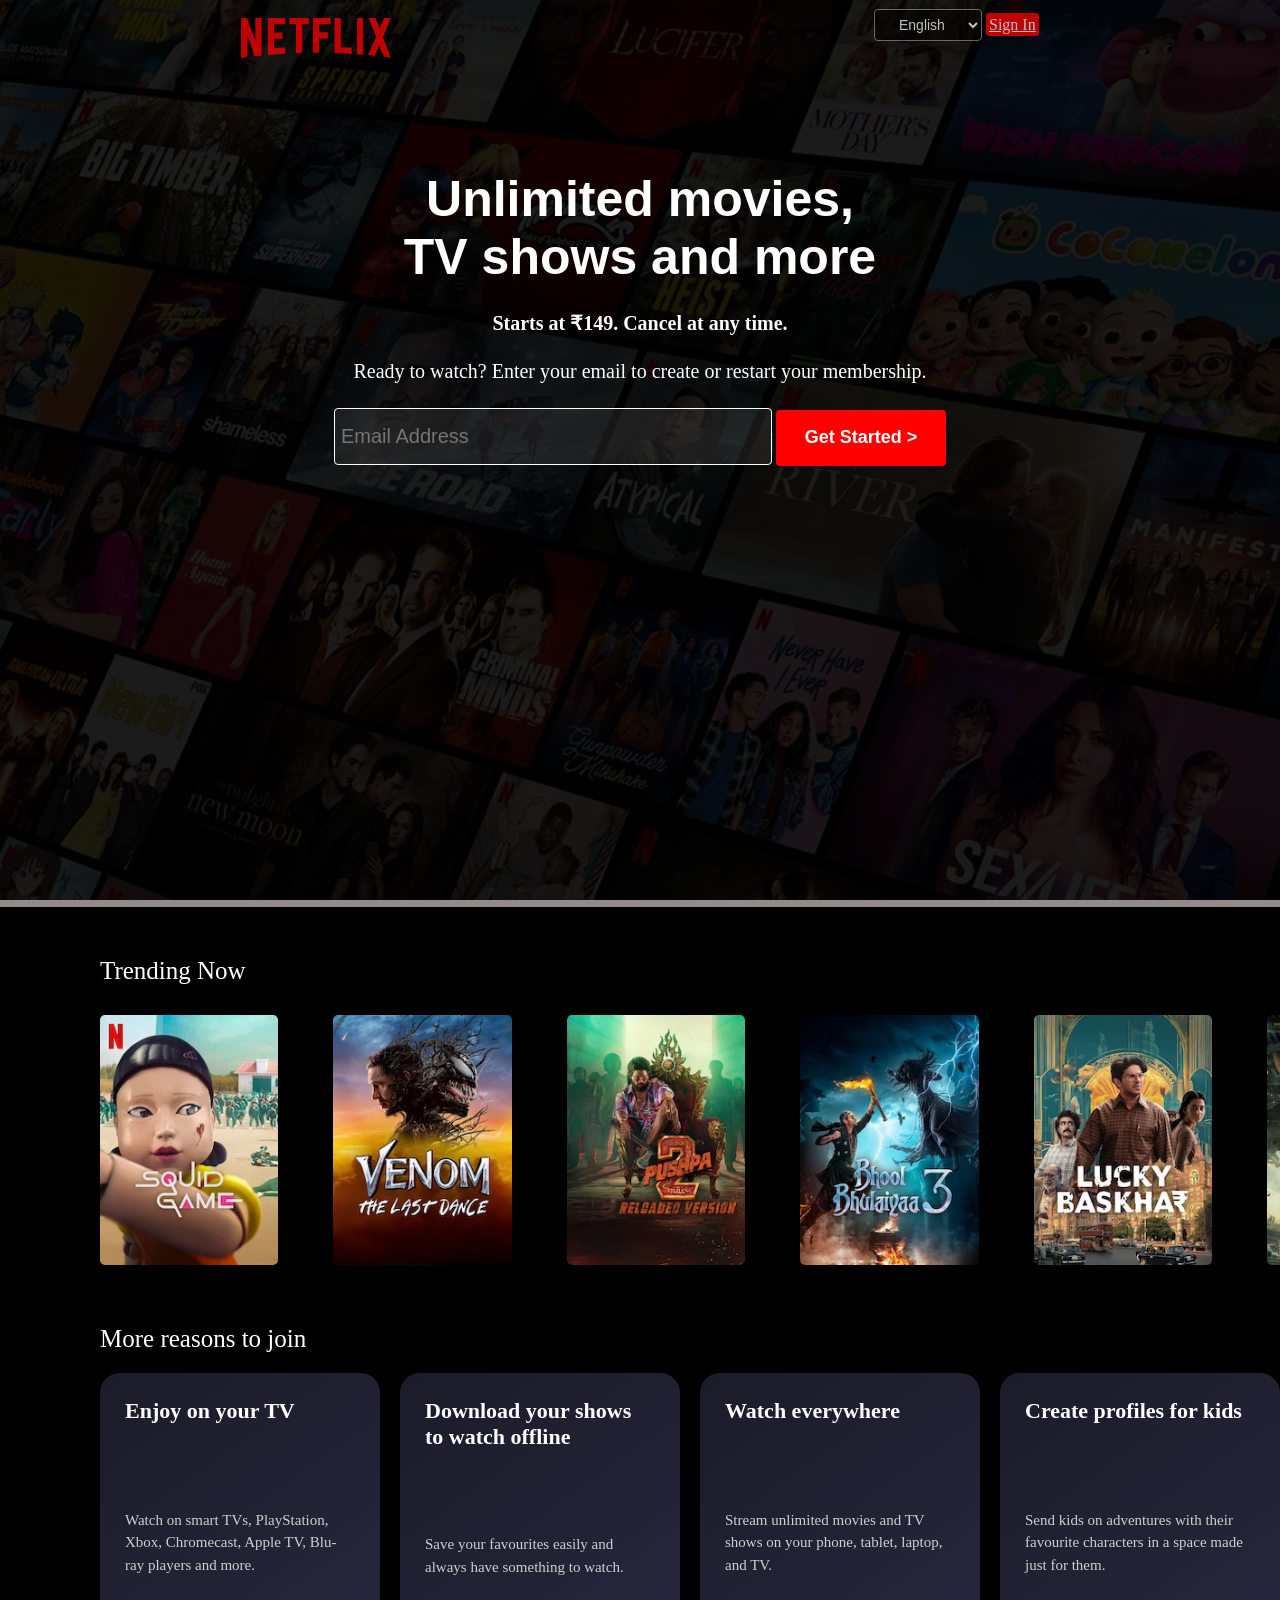
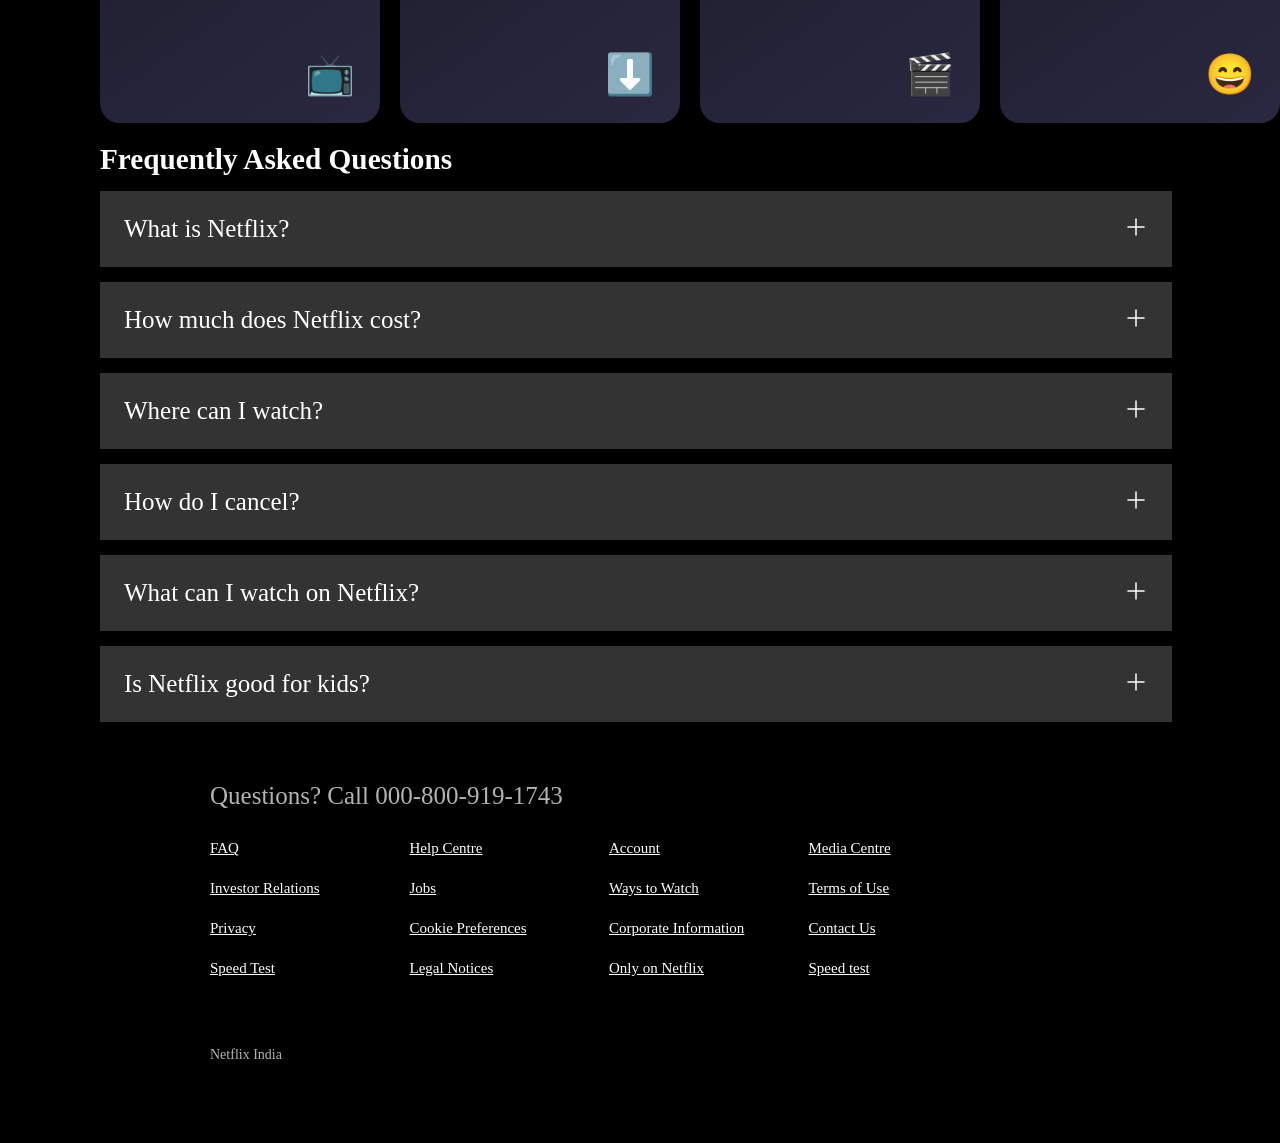
<file: index.html>
<!DOCTYPE html>
<html lang="en">
<head>
    <meta charset="UTF-8">
    <meta name="viewport" content="width=device-width, initial-scale=1.0">
    <title>Clone</title>
    <link rel="stylesheet" href="style.css">
</head>
<script src="script.js"></script>
<body>
   <div class="main">
    <nav>
        <span><img width="50" src="assets/logo.svg"></span>
        <div>
            <select class="language">
                <option>English</option>
                <option>हिन्दी</option>
            </select>
            <a href="signin.html" class="btn btn-red-sm">Sign In</a>
        </div>
    </nav>
    
        <div class="box"></div>
        <div class="hero">
            <span class="centered-text">Unlimited movies,<br> TV shows and more</span>
            <span>Starts at ₹149. Cancel at any time.</span>
            <span>Ready to watch? Enter your email to create or restart your membership.</span>
            <div>
                <input type="text" placeholder="Email Address">
                <button class="btn btn-red">Get Started &gt;</button>
            </div>
            </div>
            
        </div>
        <div class="separation"></div>
   </div>
   <div class="next">
    <span>Trending Now</span>
    
   <div class="scrollbar">
    <img src="assets/img1.webp" alt="Image 1">
    <img src="assets/img2.webp" alt="Image 2">
    <img src="assets/img3.webp" alt="Image 3">
    <img src="assets/img4.webp" alt="Image 4">
    <img src="assets/img5.webp" alt="Image 5">
    <img src="assets/img6.webp" alt="Image ">
    <img src="assets/img2.webp" alt="Image 7">
    <img src="assets/img3.webp" alt="Image 8">
    <img src="assets/img4.webp" alt="Image 9">
    <img src="assets/img5.webp" alt="Image 10">
   </div>

   <div class="afterbar">More reasons to join</div>
<div class="horizontal-grid">

    <div class="rectangle">
        <h3>Enjoy on your TV</h3>
        <p>
            Watch on smart TVs, PlayStation, Xbox, Chromecast,
            Apple TV, Blu-ray players and more.
        </p>
        <div class="icon">📺</div>
    </div>

    <div class="rectangle">
        <h3>Download your shows to watch offline</h3>
        <p>
            Save your favourites easily and always have
            something to watch.
        </p>
        <div class="icon">⬇️</div>
    </div>

    <div class="rectangle">
        <h3>Watch everywhere</h3>
        <p>
            Stream unlimited movies and TV shows on your
            phone, tablet, laptop, and TV.
        </p>
        <div class="icon">🎬</div>
    </div>

    <div class="rectangle">
        <h3>Create profiles for kids</h3>
        <p>
            Send kids on adventures with their favourite
            characters in a space made just for them.
        </p>
        <div class="icon">😄</div>
    </div>

</div>

<section class="faq">
    <h3>Frequently Asked Questions</h3>
    <div class="faqbox">
        <span>What is Netflix?</span>
        <svg xmlns="http://www.w3.org/2000/svg" viewBox="0 0 24 24" width="24" height="24" color="#000000" fill="none">
            <path d="M12 4V20M20 12H4" stroke="currentColor" stroke-width="1.5" stroke-linecap="round" stroke-linejoin="round" />
        </svg>
    </div>
    <div class="answer">
    Netflix is a streaming service that offers a wide variety of TV shows, movies, documentaries and more on thousands of internet-connected devices.
    </div>
    <div class="faqbox">
        <span>How much does Netflix cost?</span>
        <svg xmlns="http://www.w3.org/2000/svg" viewBox="0 0 24 24" width="24" height="24" color="#000000" fill="none">
            <path d="M12 4V20M20 12H4" stroke="currentColor" stroke-width="1.5" stroke-linecap="round" stroke-linejoin="round" />
        </svg>
    </div>
    <div class="answer">
     Plans start at ₹149 per month. You can choose a plan that fits your needs, and you can cancel anytime without extra fees.
    </div>
    <div class="faqbox">
        <span>Where can I watch?</span>
        <svg xmlns="http://www.w3.org/2000/svg" viewBox="0 0 24 24" width="24" height="24" color="#000000" fill="none">
            <path d="M12 4V20M20 12H4" stroke="currentColor" stroke-width="1.5" stroke-linecap="round" stroke-linejoin="round" />
        </svg>
    </div>
    <div class="answer">
    You can watch Netflix on smart TVs, laptops, smartphones, tablets, gaming consoles and more. All you need is an internet connection.
    </div>
    <div class="faqbox">
        <span>How do I cancel?</span>
        <svg xmlns="http://www.w3.org/2000/svg" viewBox="0 0 24 24" width="24" height="24" color="#000000" fill="none">
            <path d="M12 4V20M20 12H4" stroke="currentColor" stroke-width="1.5" stroke-linecap="round" stroke-linejoin="round" />
        </svg>
    </div>
    <div class="answer">
    You can cancel your membership at any time from your account settings. There are no contracts or cancellation charges.
    </div>
    <div class="faqbox">
        <span>What can I watch on Netflix?</span>
        <svg xmlns="http://www.w3.org/2000/svg" viewBox="0 0 24 24" width="24" height="24" color="#000000" fill="none">
            <path d="M12 4V20M20 12H4" stroke="currentColor" stroke-width="1.5" stroke-linecap="round" stroke-linejoin="round" />
        </svg>
    </div>
    <div class="answer">
    Netflix offers movies, TV shows, anime, documentaries and original content across different genres and languages.
    </div>
    <div class="faqbox">
        <span>Is Netflix good for kids?</span>
        <svg xmlns="http://www.w3.org/2000/svg" viewBox="0 0 24 24" width="24" height="24" color="#000000" fill="none">
            <path d="M12 4V20M20 12H4" stroke="currentColor" stroke-width="1.5" stroke-linecap="round" stroke-linejoin="round" />
         </svg>
    </div>
    <div class="answer">
    Yes, Netflix has a dedicated kids section with parental controls, allowing parents to manage what their children can watch.
    </div>
</section>

<footer>
    <span>Questions? Call 000-800-919-1743</span>
    <div class="footer">
        <div class="footeritems">
            <a href="faq">FAQ</a>
            <a href="faq">Investor Relations</a>
            <a href="faq">Privacy</a>
            <a href="faq">Speed Test</a>
        </div>
        <div class="footeritems">
            <a href="faq">Help Centre</a>
            <a href="faq">Jobs</a>
            <a href="faq">Cookie Preferences</a>
            <a href="faq">Legal Notices</a>
        </div>
        <div class="footeritems">
            <a href="faq">Account</a>
            <a href="faq">Ways to Watch</a>
            <a href="faq">Corporate Information</a>
            <a href="faq">Only on Netflix</a>
        </div>
        <div class="footeritems">
            <a href="faq">Media Centre</a>
            <a href="faq">Terms of Use</a>
            <a href="faq">Contact Us</a>
            <a href="faq">Speed test</a>
        </div>
        <div class="footer-country">
            Netflix India
        </div>
    </div>
</footer>
    
</body>
</html>
</file>
<file: style.css>
*{
    padding: 0;
    margin: 0;
}
.main {
    position: relative;
    height: 100vh;
    background-image: 
        linear-gradient(rgba(0,0,0,0.65), rgba(0,0,0,0.65)),
        url(assets/bg.jpg);
    background-size: cover;
    background-position: center;
    background-repeat: no-repeat;
}
body{
    background-color: black;
}
.main .box {
    position: absolute;
    top: 0;
    left: 0;
    width: 100%;
    height: 100%;
    background-color: rgba(0, 0, 0, 0.6);
    z-index: 1;
}
nav{
    display:flex;
    justify-content: space-around;
    align-items: center;
    height:50px;
    opacity: 0.74;
    background-color:transparent;
    position: relative;
    z-index: 2;
    
    
    
}
nav img{
    width: 150px;
    position:relative;
    z-index: 10;
    margin-top: 30px;
    filter: brightness(1.2);
  


}
nav button{
    position:relative;
    z-index: 10;
    margin-top: 30px;

}
.hero{
    margin-top:50px ;
    display: flex;
    color: white;
    flex-direction: column;
    justify-content: center;
    align-items: center;
    gap:25px;
    position: relative;
    z-index: 10;
}
.hero span:first-child{
    font-size: 50px;
    font-weight: 900;
    margin-top: 70px;
    font-family: Arial, Helvetica, sans-serif;
}
.hero span:nth-child(2){
    font-size: 20px;
    font-weight: 600;
}
.hero span:nth-child(3){
    font-size: 20px;
    font-weight: 400;
}
.separation{
    height:7px;
    background-color: rgb(146, 139, 139);
}
.btn{
    padding:3px 8px;
    background-color:rgb(78, 75, 75,0.3);
    font-weight: 500;
    color:white;
    border-radius: 3px;
    width:85px;
    
}
.btn-red{
    background-color: red;
    width:170px;
    height:56px;
    border-radius: 4px;
    color:white;
    font-weight: 700;
    font-size: large;
    border: none;

}
.btn-red-sm{
    background-color: red;
    color:white;
    padding: 3px;
    border-radius: 3px;
    width:70px;
    font-weight: 400;

}
.language {
    background-color: rgba(0, 0, 0, 0.7);
    color: white;
    border: 1px solid #888;
    padding: 6px 20px;
    border-radius: 4px;
    font-size: 14px;
    cursor: pointer;
    outline: none;
}

.language:hover {
    border: 1px solid white;
}
.main input{
    padding: 8px 180px 8px 6px;
    font-size: 20px;
    border-radius: 4px;
    width:250px;
    height:39px;
    background-color: rgb(78, 75, 75,0.3);
    border: 1px solid white;
    color: white;
}
.centered-text {
    display: inline-block; /* Treat the element as a block for alignment purposes */
    text-align: center;
}
.next{
    height:30px;
    color:white;
    font-size: 25px;
    margin-left: 100px;
    margin-top:50px;
    font-weight:300;
}
.scrollbar{
    display:flex;
    overflow-x: auto;
    gap:25px;
    margin-top: 30px;
}
.scrollbar img {
    max-width: 200px;
    height: 250px;
    margin-right: 30px; 
    scroll-snap-align: center; 
    border-radius: 5px;
    margin-bottom:30px ;
    transition: transform 0.3s ease, box-shadow 0.3s ease;
}
.scrollbar::-webkit-scrollbar {
    display: none;
}
.scrollbar img:hover {
    transform: scale(1.1);
    box-shadow: 0 4px 15px rgba(0, 0, 0, 0.3); 
}
.afterbar{
    margin-top: 30px;

}
.horizontal-grid{
    display:flex;
    overflow-x: auto;
    gap:20px;
    margin-top: 20px;
    margin-bottom: 20px;
    justify-content: center;
    
}
.rectangle {
    width: 270px;
    height: 300px;
    padding: 25px;
    border-radius: 20px;
    background: linear-gradient(145deg, #1c1b29, #2a2840);
    color: white;
    display: flex;
    flex-direction: column;
    justify-content: space-between;
    transition: transform 0.3s ease, box-shadow 0.3s ease;
}

.rectangle:hover {
    transform: translateY(-8px);
    box-shadow: 0 20px 40px rgba(0, 0, 0, 0.6);
}

.rectangle h3 {
    font-size: 22px;
    font-weight: 700;
}

.rectangle p {
    font-size: 15px;
    line-height: 1.5;
    color: #cfcfcf;
    margin-top: 10px;
}

.icon {
    font-size: 40px;
    align-self: flex-end;
}
.faq{
    font-size: 25px;
    margin-top: 10px;
    margin-bottom: 10px;

}
.head {
    margin: 0;
}
.faq h3{
    margin-bottom: 15px;
}
.faq svg{
    filter:invert(1);
}
.faqbox:hover{
    background-color: rgb(103, 98, 98);
}
.faqbox{
    display:flex;
    background-color:#333333;
    padding:24px;
    color: white;
    max-width:80vw;
    justify-content: space-between;
    max-height:20vh;
    gap:10px;
    margin-bottom: 15px;
    cursor: pointer;
}
footer {
    max-width: 75vw;     
    margin: 60px auto;    
    color: #b3b3b3;
    padding-bottom: 80px; 
}
.footer{
    display:grid;
    grid-template-columns: 1fr 1fr 1fr 1fr;
    color: white;
    max-width:60vw;
    margin-top:30px;
    gap:30px;
}

.footer a{
    color:white;
}
.footeritems{
    display:flex;
    flex-direction: column;
    color:white;
    font-size: 15px;
    gap:23px;
}
.answer {
    max-width: 80vw;
    margin: auto;
    color: white;
    background-color: #444;
    padding: 20px;
    display: none;
}
.answer.active {
    display: block;
}


.footer-country {
    margin-top: 40px;
    font-size: 14px;
    color: #b3b3b3;
}
</file>
